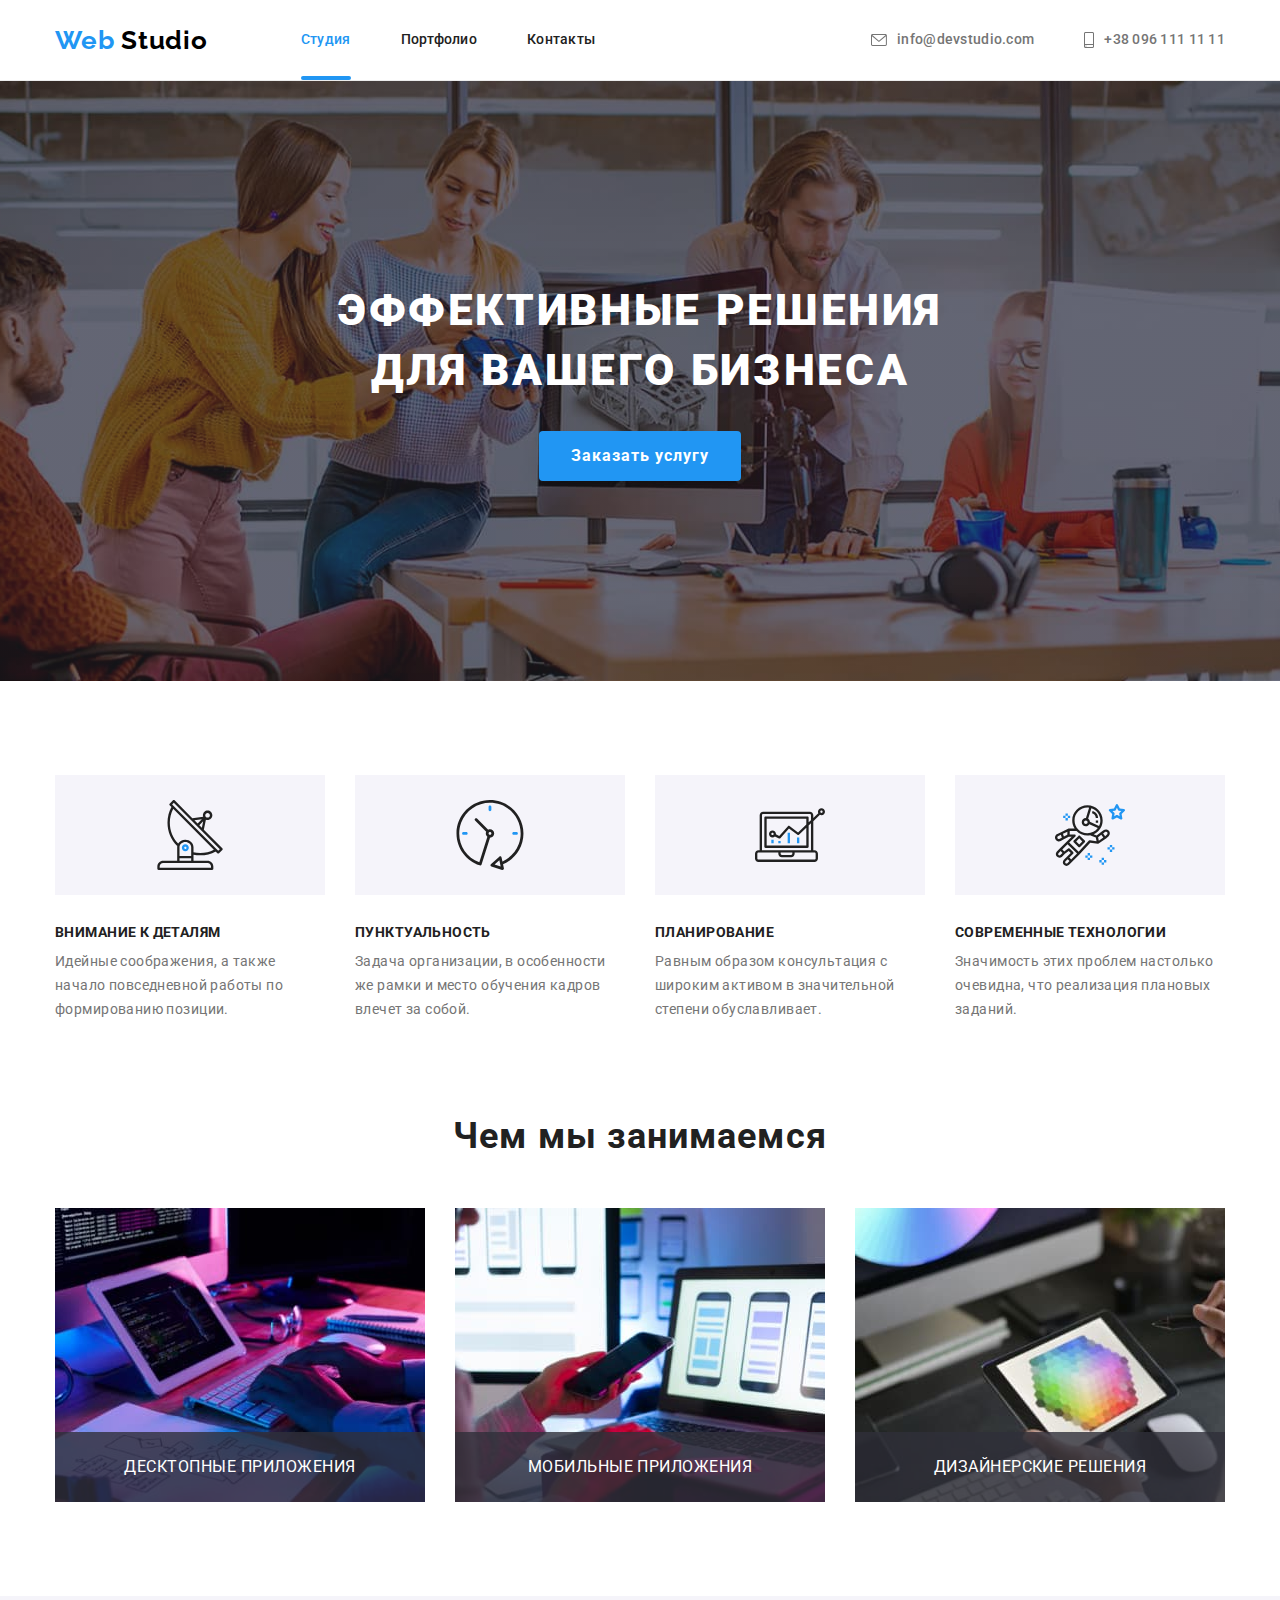
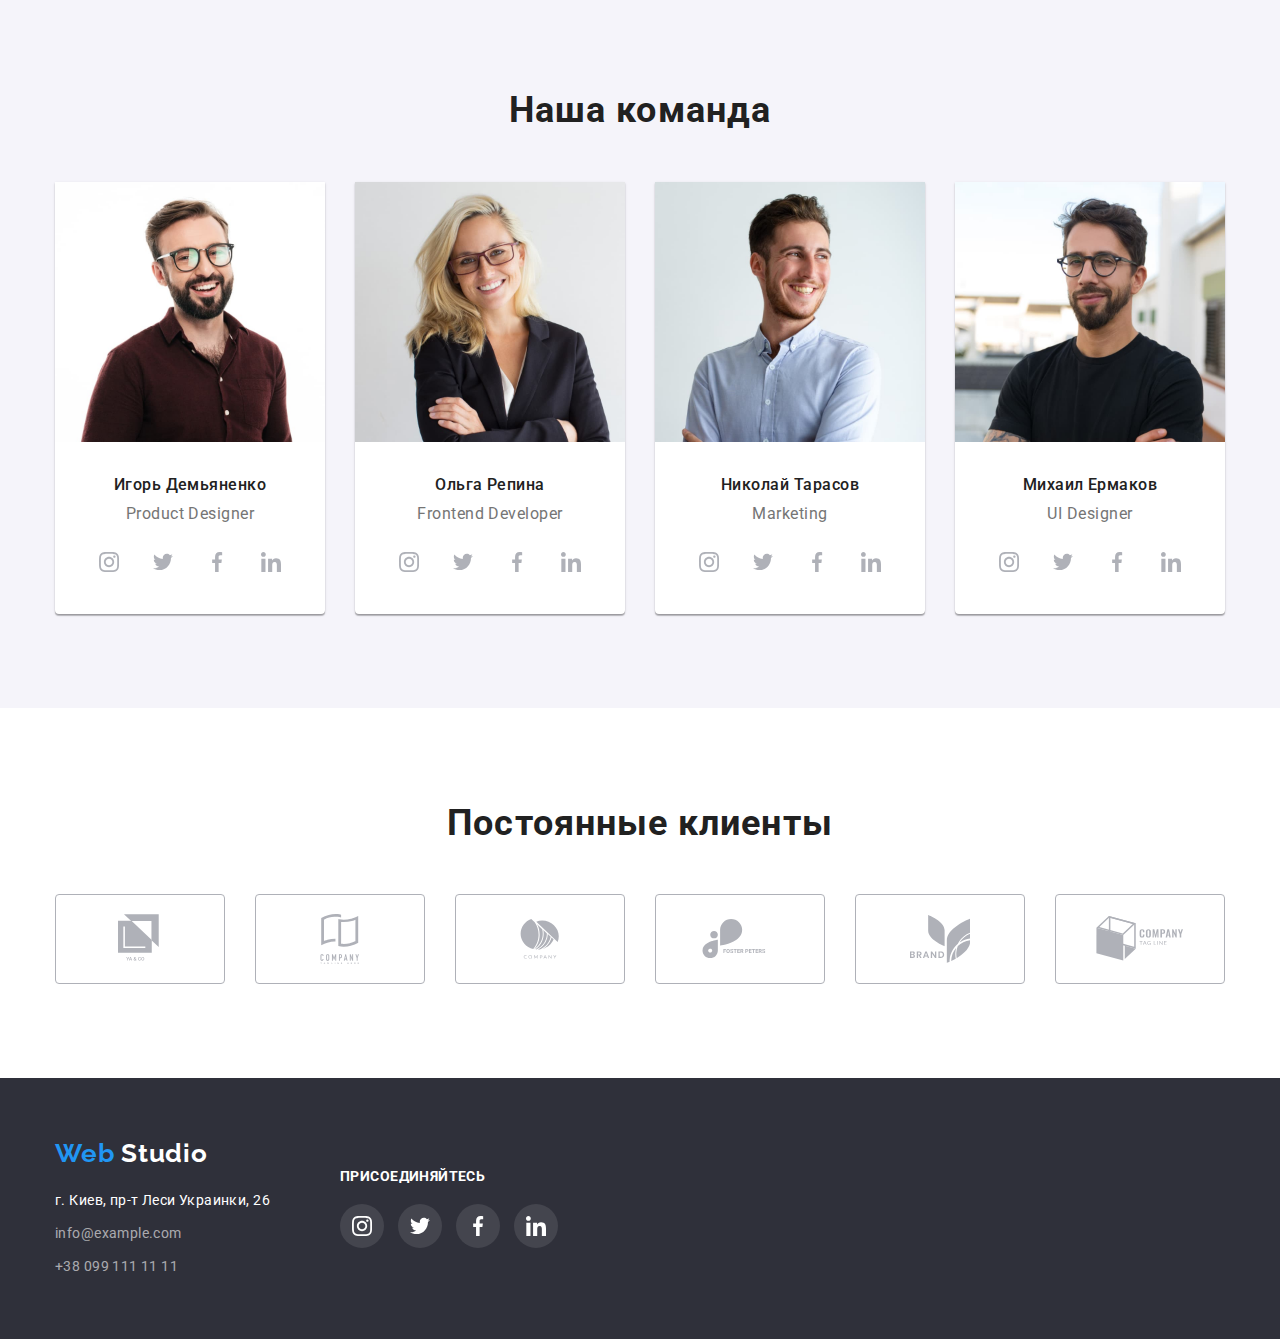
<file: index.html>
<!DOCTYPE html>
<html lang="ru">
  <head>
    <meta charset="UTF-8" />
    <meta name="viewport" content="width=device-width, initial-scale=1.0" />
    <title>Веб-Студия</title>
    <link
      rel="stylesheet"
      href="https://cdnjs.cloudflare.com/ajax/libs/modern-normalize/1.0.0/modern-normalize.min.css"
    />
    <link rel="stylesheet" href="./css/styles.css" />
    <link rel="preconnect" href="https://fonts.gstatic.com" />
    <link
      rel="stylesheet"
      href="https://fonts.googleapis.com/css2?family=Raleway:wght@700&family=Roboto:wght@400;500;700;900&display=swap"
    />
    <link rel="shortcut icon" href="./images/goit.png" type="image/png" />
  </head>

  <body>
    <!-- Шапка -->
    <header class="list">
      <div class="container">
        <!-- Лого-хедер -->
        <a href="./" class="logo-header list">
          <span class="logo-web-header list">Web</span>
          <span class="logo-studio-header list">Studio</span>
        </a>

        <!-- Навигация -->
        <nav class="list">
          <ul class="nav list">
            <li class="nav-item list">
              <a href="./index.html" class="menu-nav nav-mode list">Студия</a>
            </li>
            <li class="nav-item list">
              <a href="./portfolio.html" class="menu-nav list">Портфолио</a>
            </li>
            <li class="nav-item list">
              <a href="#contacts" class="menu-nav list">Контакты</a>
            </li>
          </ul>
        </nav>

        <!-- Контакты-хедер -->
        <ul class="contacts-header list">
          <li class="cont-item list">
            <a href="mailto:info@devstudio.com" class="menu-contacts list">
              <svg class="icon-email list">
                <use href="./images/sprite.svg#email"></use>
              </svg>
              info@devstudio.com</a
            >
          </li>
          <li class="cont-item list">
            <a href="tel:+380961111111" class="menu-contacts list">
              <svg class="icon-tel list">
                <use href="./images/sprite.svg#smartphone"></use>
              </svg>
              +38 096 111 11 11</a
            >
          </li>
        </ul>
      </div>
    </header>

    <!-- Main -->
    <main class="list">
      <!-- Эффективные решения -->
      <section class="section-title list">
        <div class="container">
          <h1 class="title list">
            Эффективные решения <br />для вашего бизнеса
          </h1>
          <button
            type="button"
            class="btn btn-studio button-primary list"
            data-modal-open
          >
            Заказать услугу
          </button>
        </div>
      </section>

      <!-- Преимущества -->
      <section class="section-main list">
        <div class="container">
          <h2 class="visually-hidden list">Преимущества</h2>
          <ul class="main-item list">
            <li class="main-text list">
              <div class="icon-title list">
                <svg class="icon-main list">
                  <use href="./images/sprite.svg#antenna"></use>
                </svg>
              </div>
              <h3 class="main list">Внимание к деталям</h3>
              <p class="text list">
                Идейные соображения, а также <br />начало повседневной работы по
                <br />формированию позиции.
              </p>
            </li>
            <li class="main-text list">
              <div class="icon-title list">
                <svg class="icon-main list">
                  <use href="./images/sprite.svg#clock"></use>
                </svg>
              </div>
              <h3 class="main list">Пунктуальность</h3>
              <p class="text list">
                Задача организации, в особенности <br />же рамки и место
                обучения кадров <br />влечет за собой.
              </p>
            </li>
            <li class="main-text list">
              <div class="icon-title list">
                <svg class="icon-main list">
                  <use href="./images/sprite.svg#diagram"></use>
                </svg>
              </div>
              <h3 class="main list">Планирование</h3>
              <p class="text list">
                Равным образом консультация с <br />широким активом в
                значительной <br />степени обуславливает.
              </p>
            </li>
            <li class="main-text list">
              <div class="icon-title list">
                <svg class="icon-main list">
                  <use href="./images/sprite.svg#astronaut"></use>
                </svg>
              </div>
              <h3 class="main list">Современные технологии</h3>
              <p class="text list">
                Значимость этих проблем настолько <br />очевидна, что реализация
                плановых <br />заданий.
              </p>
            </li>
          </ul>
        </div>
      </section>

      <!-- Чем занимаемся -->
      <section class="section-study list">
        <div class="container">
          <h2 class="study-title list">Чем мы занимаемся</h2>
          <ul class="study-item list">
            <li class="pic list">
              <div class="thumb list">
                <img
                  src="./images/box-1.jpg"
                  alt="Десктопные приложения"
                  width="370"
                />
                <div class="study-mode list">
                  <p class="mode list">Десктопные приложения</p>
                </div>
              </div>
            </li>
            <li class="pic list">
              <div class="thumb list">
                <img
                  src="./images/box-2.jpg"
                  alt="Мобильные прило270pxя"
                  width="370"
                />
                <div class="study-mode list">
                  <p class="mode list">Мобильные приложения</p>
                </div>
              </div>
            </li>
            <li class="pic list">
              <div class="thumb list">
                <img
                  src="./images/box-3.jpg"
                  alt="Дизайнерские решения"
                  width="370"
                />
                <div class="study-mode list">
                  <p class="mode list">Дизайнерские решения</p>
                </div>
              </div>
            </li>
          </ul>
        </div>
      </section>

      <!-- Наша команда -->
      <section class="section-team list">
        <div class="container">
          <h2 class="team-title list">Наша команда</h2>
          <ul class="team-item list">
            <li class="card list">
              <img
                src="./images/photo-1.jpg"
                alt="Фото Игоря Демьяненко"
                width="270"
              />
              <h3 class="name list">Игорь Демьяненко</h3>
              <p lang="en" class="name-text list">Product Designer</p>
              <ul class="list">
                <li class="icon-team list">
                  <a href="#" class="icon-socials list">
                    <svg class="icon-social-item list">
                      <use href="./images/sprite.svg#instagram"></use>
                    </svg>
                  </a>
                  <a href="#" class="icon-socials list">
                    <svg class="icon-social-item list">
                      <use href="./images/sprite.svg#twitter"></use>
                    </svg>
                  </a>
                  <a href="#" class="icon-socials list">
                    <svg class="icon-social-item list">
                      <use href="./images/sprite.svg#facebook"></use>
                    </svg>
                  </a>
                  <a href="#" class="icon-socials list">
                    <svg class="icon-social-item list">
                      <use href="./images/sprite.svg#linkedin"></use>
                    </svg>
                  </a>
                </li>
              </ul>
            </li>
            <li class="card list">
              <img
                src="./images/photo-2.jpg"
                alt="Фото Ольги Репиной"
                width="270"
              />
              <h3 class="name list">Ольга Репина</h3>
              <p lang="en" class="name-text list">Frontend Developer</p>
              <ul class="list">
                <li class="icon-team list">
                  <a href="#" class="icon-socials list">
                    <svg class="icon-social-item list">
                      <use href="./images/sprite.svg#instagram"></use>
                    </svg>
                  </a>
                  <a href="#" class="icon-socials list">
                    <svg class="icon-social-item list">
                      <use href="./images/sprite.svg#twitter"></use>
                    </svg>
                  </a>
                  <a href="#" class="icon-socials list">
                    <svg class="icon-social-item list">
                      <use href="./images/sprite.svg#facebook"></use>
                    </svg>
                  </a>
                  <a href="#" class="icon-socials list">
                    <svg class="icon-social-item list">
                      <use href="./images/sprite.svg#linkedin"></use>
                    </svg>
                  </a>
                </li>
              </ul>
            </li>
            <li class="card list">
              <img
                src="./images/photo-3.jpg"
                alt="Фото Николая Тарасова"
                width="270"
              />
              <h3 class="name list">Николай Тарасов</h3>
              <p lang="en" class="name-text list">Marketing</p>
              <ul class="list">
                <li class="icon-team list">
                  <a href="#" class="icon-socials list">
                    <svg class="icon-social-item list">
                      <use href="./images/sprite.svg#instagram"></use>
                    </svg>
                  </a>
                  <a href="#" class="icon-socials list">
                    <svg class="icon-social-item list">
                      <use href="./images/sprite.svg#twitter"></use>
                    </svg>
                  </a>
                  <a href="#" class="icon-socials list">
                    <svg class="icon-social-item list">
                      <use href="./images/sprite.svg#facebook"></use>
                    </svg>
                  </a>
                  <a href="#" class="icon-socials list">
                    <svg class="icon-social-item list">
                      <use href="./images/sprite.svg#linkedin"></use>
                    </svg>
                  </a>
                </li>
              </ul>
            </li>
            <li class="card list">
              <img
                src="./images/photo-4.jpg"
                alt="Фото Михаила Ермакова"
                width="270"
              />
              <h3 class="name list">Михаил Ермаков</h3>
              <p lang="en" class="name-text list">UI Designer</p>
              <ul class="list">
                <li class="icon-team list">
                  <a href="#" class="icon-socials list">
                    <svg class="icon-social-item list">
                      <use href="./images/sprite.svg#instagram"></use>
                    </svg>
                  </a>
                  <a href="#" class="icon-socials list">
                    <svg class="icon-social-item list">
                      <use href="./images/sprite.svg#twitter"></use>
                    </svg>
                  </a>
                  <a href="#" class="icon-socials list">
                    <svg class="icon-social-item list">
                      <use href="./images/sprite.svg#facebook"></use>
                    </svg>
                  </a>
                  <a href="#" class="icon-socials list">
                    <svg class="icon-social-item list">
                      <use href="./images/sprite.svg#linkedin"></use>
                    </svg>
                  </a>
                </li>
              </ul>
            </li>
          </ul>
        </div>
      </section>

      <!-- Постоянные клиенты -->
      <section class="section-clients list">
        <div class="container">
          <h2 class="clients-title list">Постоянные клиенты</h2>
          <ul class="list">
            <li class="icon-clients list">
              <a href="#" class="icon-company list">
                <svg class="icon-company-item list" width="45" height="50">
                  <use href="./images/sprite.svg#company-1"></use>
                </svg>
              </a>
              <a href="#" class="icon-company list">
                <svg class="icon-company-item list" width="40" height="50">
                  <use href="./images/sprite.svg#company-2"></use>
                </svg>
              </a>
              <a href="#" class="icon-company list">
                <svg class="icon-company-item list" width="40" height="40">
                  <use href="./images/sprite.svg#company-3"></use>
                </svg>
              </a>
              <a href="#" class="icon-company list">
                <svg class="icon-company-item list" width="80" height="40">
                  <use href="./images/sprite.svg#company-4"></use>
                </svg>
              </a>
              <a href="#" class="icon-company list">
                <svg class="icon-company-item list" width="60" height="50">
                  <use href="./images/sprite.svg#company-5"></use>
                </svg>
              </a>
              <a href="#" class="icon-company list">
                <svg class="icon-company-item list" width="90" height="45">
                  <use href="./images/sprite.svg#company-6"></use>
                </svg>
              </a>
            </li>
          </ul>
        </div>
      </section>
    </main>

    <!-- Футер -->
    <footer>
      <div class="container">
        <!-- Лого-футер -->
        <div class="list">
          <a href="./" class="logo-footer list">
            <span class="logo-web-footer list">Web</span>
            <span class="logo-studio-footer list">Studio</span>
          </a>

          <!-- Адрес -->
          <address class="list">
            <p class="address-text list">г. Киев, пр-т Леси Украинки, 26</p>
          </address>

          <!-- Контакты-футер -->
          <ul class="contacts-footer list">
            <li class="menu-cont-item list">
              <a href="mailto:info@example.com" class="menu-cont list"
                >info@example.com</a
              >
            </li>
            <li class="menu-cont-item list">
              <a href="tel:+380991111111" class="menu-cont list"
                >+38 099 111 11 11</a
              >
            </li>
          </ul>
        </div>

        <!-- Присоединяйтесь -->
        <div class="join list" id="contacts">
          <p class="social-join list">присоединяйтесь</p>
          <ul class="list">
            <li>
              <a href="#" class="icon-join list">
                <svg class="icon-social-footer list">
                  <use href="./images/sprite.svg#instagram"></use>
                </svg>
              </a>
              <a href="#" class="icon-join list">
                <svg class="icon-social-footer list">
                  <use href="./images/sprite.svg#twitter"></use>
                </svg>
              </a>
              <a href="#" class="icon-join list">
                <svg class="icon-social-footer list">
                  <use href="./images/sprite.svg#facebook"></use>
                </svg>
              </a>
              <a href="#" class="icon-join list">
                <svg class="icon-social-footer list">
                  <use href="./images/sprite.svg#linkedin"></use>
                </svg>
              </a>
            </li>
          </ul>
        </div>
      </div>
    </footer>

    <!-- Модальное окно -->

    <div class="backdrop is-hidden list" data-modal>
      <div class="modal list">
        <button class="modal-button list" data-modal-close>
          <svg class="icon-close">
            <use href="./images/sprite.svg#close"></use>
          </svg>
        </button>
      </div>
    </div>

    <script src="./js/modal.js"></script>
  </body>
</html>
</file>
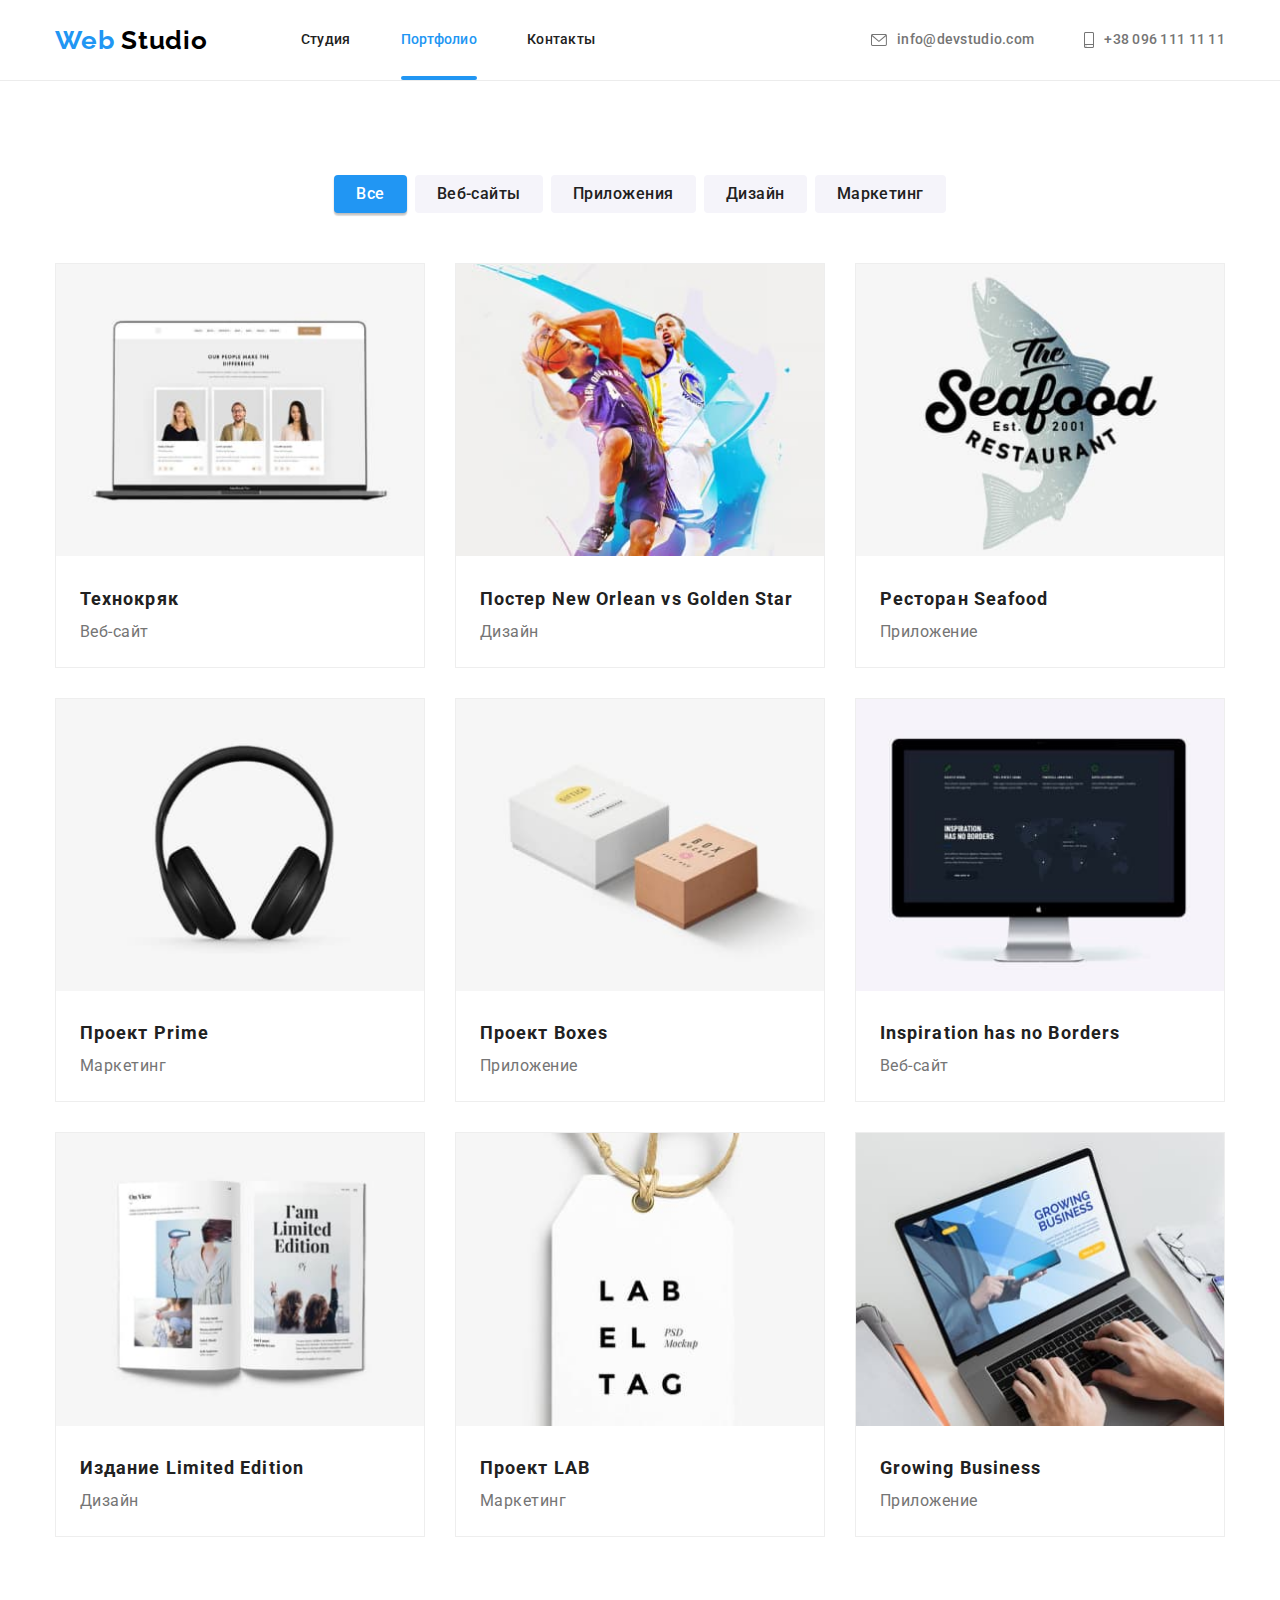
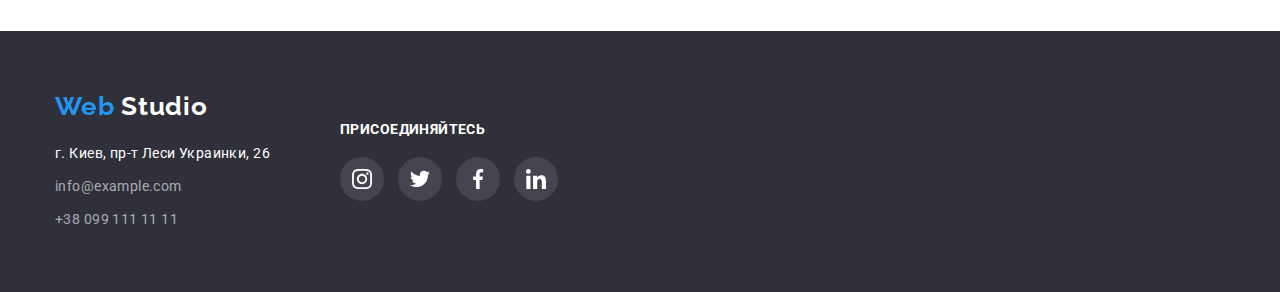
<file: portfolio.html>
<!DOCTYPE html>
<html lang="ru">
  <head>
    <meta charset="UTF-8" />
    <meta name="viewport" content="width=device-width, initial-scale=1.0" />
    <title>Портфолио</title>
    <link
      rel="stylesheet"
      href="https://cdnjs.cloudflare.com/ajax/libs/modern-normalize/1.0.0/modern-normalize.min.css"
    />
    <link rel="stylesheet" href="./css/styles.css" />
    <link rel="preconnect" href="https://fonts.gstatic.com" />
    <link
      rel="stylesheet"
      href="https://fonts.googleapis.com/css2?family=Raleway:wght@700&family=Roboto:wght@400;500;700;900&display=swap"
    />
    <link rel="shortcut icon" href="./images/goit.png" type="image/png" />
  </head>

  <body>
    <!-- Шапка -->
    <header class="list">
      <div class="container">
        <!-- Лого-хедер -->
        <a href="./" class="logo-header list">
          <span class="logo-web-header list">Web</span>
          <span class="logo-studio-header list">Studio</span>
        </a>

        <!-- Навигация -->
        <nav class="list">
          <ul class="nav list">
            <li class="nav-item list">
              <a href="./index.html" class="menu-nav list">Студия</a>
            </li>
            <li class="nav-item list">
              <a href="./portfolio.html" class="menu-nav nav-mode list"
                >Портфолио</a
              >
            </li>
            <li class="nav-item list">
              <a href="#contacts" class="menu-nav list">Контакты</a>
            </li>
          </ul>
        </nav>

        <!-- Контакты-хедер -->
        <ul class="contacts-header list">
          <li class="cont-item list">
            <a href="mailto:info@devstudio.com" class="menu-contacts list">
              <svg class="icon-email list">
                <use href="./images/sprite.svg#email"></use>
              </svg>
              info@devstudio.com</a
            >
          </li>
          <li class="cont-item list">
            <a href="tel:+380961111111" class="menu-contacts list">
              <svg class="icon-tel list">
                <use href="./images/sprite.svg#smartphone"></use>
              </svg>
              +38 096 111 11 11</a
            >
          </li>
        </ul>
      </div>
    </header>

    <!-- Main -->
    <main class="list">
      <!-- Портфолио -->
      <section class="section-work list">
        <div class="container">
          <!-- Кнопки -->
          <h1 class="visually-hidden list">Портфолио</h1>
          <ul class="btn-title list">
            <li class="btn-item list">
              <button type="button" class="btn-portfolio btn-nav list">
                Все
              </button>
            </li>
            <li class="btn-item list">
              <button type="button" class="btn-portfolio list">
                Веб-сайты
              </button>
            </li>
            <li class="btn-item list">
              <button type="button" class="btn-portfolio list">
                Приложения
              </button>
            </li>
            <li class="btn-item list">
              <button type="button" class="btn-portfolio list">Дизайн</button>
            </li>
            <li class="btn-item list">
              <button type="button" class="btn-portfolio list">
                Маркетинг
              </button>
            </li>
          </ul>

          <!-- Работы -->
          <h2 class="visually-hidden list">Наши работы</h2>
          <ul class="work-title list">
            <li class="work list">
              <a href="#" class="work-item list">
                <div class="work-img list">
                  <img
                    src="./images/img-1.jpg"
                    alt="Сайт Технокряк"
                    width="100%"
                  />
                  <div class="work-overlay list">
                    <div class="work-mode list">
                      <p class="list">
                        Технокряк это современная <br />
                        площадка распространения <br />
                        коронавируса. Компании <br />
                        используют эту платформу для <br />
                        цифрового шпионажа и атак на <br />
                        защищённые сервера конкурентов.
                      </p>
                    </div>
                  </div>
                </div>
                <div class="name-text-work list">
                  <h3 class="work-name list">Технокряк</h3>
                  <p class="work-text list">Веб-сайт</p>
                </div>
              </a>
            </li>
            <li class="work list">
              <a href="#" class="work-item list">
                <div class="work-img list">
                  <img
                    src="./images/img-2.jpg"
                    alt="Сайт Технокряк"
                    width="100%"
                  />
                  <div class="work-overlay list">
                    <div class="work-mode list">
                      <p class="list">
                        Технокряк это современная <br />
                        площадка распространения <br />
                        коронавируса. Компании <br />
                        используют эту платформу для <br />
                        цифрового шпионажа и атак на <br />
                        защищённые сервера конкурентов.
                      </p>
                    </div>
                  </div>
                </div>
                <div class="name-text-work list">
                  <h3 class="work-name list">
                    Постер New Orlean vs Golden Star
                  </h3>
                  <p class="work-text list">Дизайн</p>
                </div>
              </a>
            </li>
            <li class="work list">
              <a href="#" class="work-item list">
                <div class="work-img list">
                  <img
                    src="./images/img-3.jpg"
                    alt="Сайт Технокряк"
                    width="100%"
                  />
                  <div class="work-overlay list">
                    <div class="work-mode list">
                      <p class="list">
                        Технокряк это современная <br />
                        площадка распространения <br />
                        коронавируса. Компании <br />
                        используют эту платформу для <br />
                        цифрового шпионажа и атак на <br />
                        защищённые сервера конкурентов.
                      </p>
                    </div>
                  </div>
                </div>
                <div class="name-text-work list">
                  <h3 class="work-name list">Ресторан Seafood</h3>
                  <p class="work-text list">Приложение</p>
                </div>
              </a>
            </li>
            <li class="work list">
              <a href="#" class="work-item list">
                <div class="work-img list">
                  <img
                    src="./images/img-4.jpg"
                    alt="Сайт Технокряк"
                    width="100%"
                  />
                  <div class="work-overlay list">
                    <div class="work-mode list">
                      <p class="list">
                        Технокряк это современная <br />
                        площадка распространения <br />
                        коронавируса. Компании <br />
                        используют эту платформу для <br />
                        цифрового шпионажа и атак на <br />
                        защищённые сервера конкурентов.
                      </p>
                    </div>
                  </div>
                </div>
                <div class="name-text-work list">
                  <h3 class="work-name list">Проект Prime</h3>
                  <p class="work-text list">Маркетинг</p>
                </div>
              </a>
            </li>
            <li class="work list">
              <a href="#" class="work-item list">
                <div class="work-img list">
                  <img
                    src="./images/img-5.jpg"
                    alt="Сайт Технокряк"
                    width="100%"
                  />
                  <div class="work-overlay list">
                    <div class="work-mode list">
                      <p class="list">
                        Технокряк это современная <br />
                        площадка распространения <br />
                        коронавируса. Компании <br />
                        используют эту платформу для <br />
                        цифрового шпионажа и атак на <br />
                        защищённые сервера конкурентов.
                      </p>
                    </div>
                  </div>
                </div>
                <div class="name-text-work list">
                  <h3 class="work-name list">Проект Boxes</h3>
                  <p class="work-text list">Приложение</p>
                </div>
              </a>
            </li>
            <li class="work list">
              <a href="#" class="work-item list">
                <div class="work-img list">
                  <img
                    src="./images/img-6.jpg"
                    alt="Сайт Технокряк"
                    width="100%"
                  />
                  <div class="work-overlay list">
                    <div class="work-mode list">
                      <p class="list">
                        Технокряк это современная <br />
                        площадка распространения <br />
                        коронавируса. Компании <br />
                        используют эту платформу для <br />
                        цифрового шпионажа и атак на <br />
                        защищённые сервера конкурентов.
                      </p>
                    </div>
                  </div>
                </div>
                <div class="name-text-work list">
                  <h3 class="work-name list">Inspiration has no Borders</h3>
                  <p class="work-text list">Веб-сайт</p>
                </div>
              </a>
            </li>
            <li class="work list">
              <a href="#" class="work-item list">
                <div class="work-img list">
                  <img
                    src="./images/img-7.jpg"
                    alt="Сайт Технокряк"
                    width="100%"
                  />
                  <div class="work-overlay list">
                    <div class="work-mode list">
                      <p class="list">
                        Технокряк это современная <br />
                        площадка распространения <br />
                        коронавируса. Компании <br />
                        используют эту платформу для <br />
                        цифрового шпионажа и атак на <br />
                        защищённые сервера конкурентов.
                      </p>
                    </div>
                  </div>
                </div>
                <div class="name-text-work list">
                  <h3 class="work-name list">Издание Limited Edition</h3>
                  <p class="work-text list">Дизайн</p>
                </div>
              </a>
            </li>
            <li class="work list">
              <a href="#" class="work-item list">
                <div class="work-img list">
                  <img
                    src="./images/img-8.jpg"
                    alt="Сайт Технокряк"
                    width="100%"
                  />
                  <div class="work-overlay list">
                    <div class="work-mode list">
                      <p class="list">
                        Технокряк это современная <br />
                        площадка распространения <br />
                        коронавируса. Компании <br />
                        используют эту платформу для <br />
                        цифрового шпионажа и атак на <br />
                        защищённые сервера конкурентов.
                      </p>
                    </div>
                  </div>
                </div>
                <div class="name-text-work list">
                  <h3 class="work-name list">Проект LAB</h3>
                  <p class="work-text list">Маркетинг</p>
                </div>
              </a>
            </li>
            <li class="work list">
              <a href="#" class="work-item list">
                <div class="work-img list">
                  <img
                    src="./images/img-9.jpg"
                    alt="Сайт Технокряк"
                    width="100%"
                  />
                  <div class="work-overlay list">
                    <div class="work-mode list">
                      <p class="list">
                        Технокряк это современная <br />
                        площадка распространения <br />
                        коронавируса. Компании <br />
                        используют эту платформу для <br />
                        цифрового шпионажа и атак на <br />
                        защищённые сервера конкурентов.
                      </p>
                    </div>
                  </div>
                </div>
                <div class="name-text-work list">
                  <h3 class="work-name list">Growing Business</h3>
                  <p class="work-text list">Приложение</p>
                </div>
              </a>
            </li>
          </ul>
        </div>
      </section>
    </main>

    <!--Футер-->
    <footer>
      <div class="container">
        <!-- Лого-футер -->
        <div class="list">
          <a href="./" class="logo-footer list">
            <span class="logo-web-footer list">Web</span>
            <span class="logo-studio-footer list">Studio</span>
          </a>

          <!-- Адрес -->
          <address class="list">
            <p class="address-text list">г. Киев, пр-т Леси Украинки, 26</p>
          </address>

          <!-- Контакты-футер -->
          <ul class="contacts-footer list">
            <li class="menu-cont-item list">
              <a href="mailto:info@example.com" class="menu-cont list"
                >info@example.com</a
              >
            </li>
            <li class="menu-cont-item list">
              <a href="tel:+380991111111" class="menu-cont list"
                >+38 099 111 11 11</a
              >
            </li>
          </ul>
        </div>

        <!-- Присоединяйтесь -->
        <div class="join list" id="contacts">
          <p class="social-join list">присоединяйтесь</p>
          <ul class="list">
            <li>
              <a href="#" class="icon-join list">
                <svg class="icon-social-footer list">
                  <use href="./images/sprite.svg#instagram"></use>
                </svg>
              </a>
              <a href="#" class="icon-join list">
                <svg class="icon-social-footer list">
                  <use href="./images/sprite.svg#twitter"></use>
                </svg>
              </a>
              <a href="#" class="icon-join list">
                <svg class="icon-social-footer list">
                  <use href="./images/sprite.svg#facebook"></use>
                </svg>
              </a>
              <a href="#" class="icon-join list">
                <svg class="icon-social-footer list">
                  <use href="./images/sprite.svg#linkedin"></use>
                </svg>
              </a>
            </li>
          </ul>
        </div>
      </div>
    </footer>
  </body>
</html>
</file>
<file: css/styles.css>
:root {
  --main-color: #ffffff;
  --sec-background-color: #2f303a;
  --add-color: #2196f3;
  --help-color: #000000;
  --nav-color: #212121;
  --text-color: #757575;
  --team-background-color: #f5f4fa;
  --social-color: #afb1b8;
  --contacts-color: rgba(255, 255, 255, 0.6);
  --timing-function: cubic-bezier(0.4, 0, 0.2, 1);
}

/* Студия */

body {
  font-family: Roboto;

  background: var(--main-color);
}

.list {
  margin: 0px;
  padding: 0px;

  text-decoration: none;
  list-style: none;
}

.container {
  width: 1200px;
  padding: 0 15px;
  margin: 0 auto;
}

.visually-hidden {
  position: absolute;
  clip: rect(0 0 0 0);
  width: 1px;
  height: 1px;
  margin: -1px;
}
/* Шапка */

header {
  border-bottom: 1px solid #ececec;

  background-color: var(--main-color);
}

header > .container {
  display: flex;

  align-items: center;
}

/* Лого-хедер */

.logo-header {
  margin-right: 93px;

  font-family: Raleway;
  font-weight: bold;
  font-size: 26px;
  line-height: 1.19;
  letter-spacing: 0.03em;
}

.logo-web-header {
  color: var(--add-color);
}

.logo-studio-header {
  color: var(--help-color);
}

/* Навигация */

.nav {
  display: flex;
}

.nav > .nav-item:not(:last-child) {
  margin-right: 50px;
}

.menu-nav {
  position: relative;

  display: block;
  padding: 32px 0;

  font-weight: 500;
  font-size: 14px;
  line-height: 1.14;
  letter-spacing: 0.02em;

  color: var(--nav-color);

  transition: color 250ms var(--timing-function);
}

.nav-mode,
.menu-nav:hover,
.menu-nav:focus {
  color: var(--add-color);
}

.menu-nav::after {
  content: "";

  position: absolute;
  left: 0;
  bottom: 0;

  display: block;
  width: 100%;
  height: 4px;
  border-radius: 2px;

  background-color: var(--add-color);

  opacity: 0;

  transition: opacity 250ms var(--timing-function);
}

.nav-mode.menu-nav::after,
.menu-nav:hover::after,
.menu-nav:focus::after {
  opacity: 1;
}

/* Контакты-хедер */

.contacts-header {
  display: flex;
  margin-left: auto;
}

.contacts-header > .cont-item:not(:last-child) {
  margin-right: 50px;
}

.menu-contacts {
  display: flex;

  align-items: center;

  font-weight: 500;
  font-size: 14px;
  line-height: 1.14;
  letter-spacing: 0.02em;

  color: var(--text-color);

  transition: color 250ms var(--timing-function);
}

.menu-contacts:hover,
.menu-contacts:focus {
  color: var(--add-color);
}

.icon-email {
  width: 16px;
  height: 12px;
  margin-right: 10px;

  fill: currentColor;
}

.icon-tel {
  width: 10px;
  height: 16px;
  margin-right: 10px;

  fill: currentColor;
}

/* Main */

/* Эффективные решения */

.section-title {
  padding: 200px 0;

  text-align: center;

  background-image: radial-gradient(
      ellipse at center,
      rgba(47, 48, 58, 0.4),
      rgba(47, 48, 58, 0.4)
    ),
    url(../images/main.jpg);
  background-position: center;
  background-repeat: no-repeat;
}

.title {
  margin-bottom: 30px;

  font-weight: 900;
  font-size: 44px;
  line-height: 1.36;
  letter-spacing: 0.06em;
  text-transform: uppercase;

  color: var(--main-color);
}

.btn {
  border: transparent;
  outline: transparent;

  cursor: pointer;

  box-shadow: 0px 4px 4px rgba(0, 0, 0, 0.15);
  border-radius: 4px;

  background: var(--add-color);
}

.btn-studio {
  padding: 10px 32px;

  font-weight: bold;
  font-size: 16px;
  line-height: 1.87;
  letter-spacing: 0.06em;

  color: var(--main-color);
}

/* Преимущества */

.section-main {
  padding: 94px 0;
}

.main-item {
  display: flex;
  flex-wrap: wrap;
  margin-right: -30px;
}

.main-text {
  margin-right: 30px;
  flex-basis: calc(100% / 4 - 30px);
}

.icon-title {
  display: flex;
  margin-bottom: 30px;
  width: 270px;
  height: 120px;

  justify-content: center;
  align-items: center;

  background-color: var(--team-background-color);
}

.icon-main {
  width: 70px;
  height: 70px;
}

.main {
  margin-bottom: 10px;

  font-weight: bold;
  font-size: 14px;
  line-height: 1.14;
  letter-spacing: 0.03em;
  text-transform: uppercase;

  color: var(--nav-color);
}

.text {
  font-size: 14px;
  line-height: 1.71;
  letter-spacing: 0.03em;

  color: var(--text-color);
}

/* Чем занимаемся */

.section-study {
  padding-bottom: 94px;
}

.study-title {
  margin-bottom: 50px;

  font-weight: bold;
  font-size: 36px;
  line-height: 1.16;
  text-align: center;
  letter-spacing: 0.03em;

  color: var(--nav-color);
}

.study-item {
  display: flex;
  flex-wrap: wrap;
  margin-right: -30px;
}

.pic {
  margin-right: 30px;
  flex-basis: calc(100% / 3 - 30px);
}

.thumb {
  position: relative;

  display: flex;
}

.study-mode {
  position: absolute;

  bottom: 0px;

  background: rgba(47, 48, 58, 0.8);
}

.mode {
  padding: 27px 0;
  margin: 0px;
  width: 370px;

  text-align: center;
  line-height: 16px;
  letter-spacing: 0.03em;
  text-transform: uppercase;

  color: var(--main-color);
}

/* Наша команда */

.section-team {
  padding: 94px 0;

  background: var(--team-background-color);
}

.team-title {
  margin-bottom: 50px;

  font-weight: bold;
  font-size: 36px;
  line-height: 1.16;
  text-align: center;
  letter-spacing: 0.03em;

  color: var(--nav-color);
}

.team-item {
  display: flex;
  flex-wrap: wrap;
  margin-right: -30px;
}

.card {
  margin-right: 30px;
  flex-basis: calc(100% / 4 - 30px);

  box-shadow: 0px 1px 3px rgba(0, 0, 0, 0.12), 0px 1px 1px rgba(0, 0, 0, 0.14),
    0px 2px 1px rgba(0, 0, 0, 0.2);
  border-radius: 0px 0px 4px 4px;

  background: var(--main-color);
}

.name {
  padding-top: 30px;
  padding-bottom: 10px;

  font-weight: 500;
  font-size: 16px;
  line-height: 1.18;
  text-align: center;
  letter-spacing: 0.03em;

  color: var(--nav-color);
}

.name-text {
  padding-bottom: 16px;

  font-size: 16px;
  line-height: 1.18;
  text-align: center;
  letter-spacing: 0.03em;

  color: var(--text-color);
}

.icon-team {
  display: inline-flex;
  padding: 0 32px 30px;
}

.icon-socials {
  display: inline-flex;
  width: 44px;
  height: 44px;

  justify-content: center;
  align-items: center;

  border-radius: 50%;

  color: var(--social-color);

  transition: color 250ms var(--timing-function);
  transition: background-color 250ms var(--timing-function);
}

.icon-socials:not(:last-child) {
  margin-right: 10px;
}

.icon-socials:hover,
.icon-socials:focus {
  background-color: var(--add-color);
  color: var(--main-color);
}

.icon-social-item {
  width: 20px;
  height: 20px;

  fill: currentColor;
}

/* Постоянные клиенты */

.section-clients {
  padding: 94px 0;
}

.clients-title {
  margin-bottom: 50px;

  font-weight: bold;
  font-size: 36px;
  line-height: 42px;
  text-align: center;
  letter-spacing: 0.03em;

  color: var(--nav-color);
}

.icon-clients {
  display: flex;

  justify-content: center;
  align-items: center;
}

.icon-company {
  display: flex;
  width: 170px;
  height: 90px;

  justify-content: center;
  align-items: center;

  border: 1px solid var(--social-color);
  border-radius: 4px;
  box-sizing: border-box;

  color: var(--social-color);

  transition: color 250ms var(--timing-function);
  transition: border-color 250ms var(--timing-function);
}

.icon-company:not(:last-child) {
  margin-right: 30px;
}

.icon-company:hover,
.icon-company:focus {
  border-color: var(--add-color);
  color: var(--add-color);
}

.icon-company-item {
  fill: currentColor;
}

/* Футер */

footer {
  padding: 60px 0;

  background: var(--sec-background-color);
}

footer > .container {
  display: flex;
}

/* Лого-футер */

.logo-footer {
  display: inline-block;
  margin-bottom: 20px;

  font-family: Raleway;
  font-weight: bold;
  font-size: 26px;
  line-height: 1.19;
  letter-spacing: 0.03em;
}

.logo-web-footer {
  color: var(--add-color);
}

.logo-studio-footer {
  color: var(--main-color);
}

/* Адрес */

.address-text {
  margin-bottom: 9px;

  font-style: normal;
  font-weight: normal;
  font-size: 14px;
  line-height: 1.71;
  letter-spacing: 0.03em;

  color: var(--main-color);
}

/* Контакты-футер */

.contacts-footer > .menu-cont-item:not(:last-child) {
  margin-bottom: 9px;
}

.menu-cont {
  font-size: 14px;
  line-height: 1.71;
  letter-spacing: 0.03em;

  color: var(--contacts-color);

  transition: color 250ms var(--timing-function);
}

.menu-cont:hover,
.menu-cont:focus {
  color: var(--add-color);
}

/* Присоединяйтесь */

.join {
  display: inline-block;
  align-self: center;
  margin-left: 70px;
}

.social-join {
  margin-bottom: 20px;

  font-weight: bold;
  font-size: 14px;
  line-height: 16px;
  letter-spacing: 0.03em;
  text-transform: uppercase;

  color: var(--main-color);
}

.icon-join {
  display: inline-flex;
  width: 44px;
  height: 44px;

  justify-content: center;
  align-items: center;

  border-radius: 50%;
  background-color: rgba(255, 255, 255, 0.1);

  color: var(--main-color);

  transition: background-color 250ms var(--timing-function);
}

.icon-join:not(:last-child) {
  margin-right: 10px;
}

.icon-join:hover,
.icon-join:focus {
  background-color: var(--add-color);
}

.icon-social-footer {
  width: 20px;
  height: 20px;

  fill: currentColor;
}

/*Портфолио*/

/* Кнопки */

.section-work {
  padding: 94px 0;
}

.btn-title {
  display: flex;
  margin-bottom: 50px;

  justify-content: center;
}

.btn-title > .btn-item:not(:last-child) {
  margin-right: 8px;
}

.btn-portfolio {
  padding: 6px 22px;

  font-weight: 500;
  font-size: 16px;
  line-height: 1.62;
  text-align: center;
  letter-spacing: 0.03em;

  border: transparent;
  outline: transparent;

  cursor: pointer;

  border-radius: 4px;

  background: var(--team-background-color);

  color: var(--nav-color);

  transition: box-shadow 250ms var(--timing-function);
  transition: background-color 250ms var(--timing-function);
  transition: color 250ms var(--timing-function);
}

.btn-portfolio:hover,
.btn-portfolio:focus,
.btn-nav {
  background-color: var(--add-color);
  box-shadow: 0px 3px 1px rgba(0, 0, 0, 0.1), 0px 1px 2px rgba(0, 0, 0, 0.08),
    0px 2px 2px rgba(0, 0, 0, 0.12);
  color: var(--main-color);
}

/* Работы */

.work-title {
  display: flex;
  flex-wrap: wrap;
  margin-right: -30px;
  margin-bottom: -30px;
}

.work {
  margin-right: 30px;
  margin-bottom: 30px;
  flex-basis: calc(100% / 3 - 30px);

  border: 1px solid #eeeeee;
  box-sizing: border-box;
  background: var(--main-color);
}

.work-item {
  display: block;

  transition: box-shadow 250ms var(--timing-function);
}

.work-item:hover,
.work-item:focus {
  box-shadow: 0px 1px 1px rgba(0, 0, 0, 0.12), 0px 4px 4px rgba(0, 0, 0, 0.06),
    1px 4px 6px rgba(0, 0, 0, 0.16);
}

.work-img {
  position: relative;

  overflow: hidden;
}

.work-overlay {
  position: absolute;
  top: 100%;
  left: 0;

  width: 100%;
  height: 100%;

  opacity: 0.9;

  background-color: var(--add-color);

  transform: translateY(0);

  transition: transform 250ms var(--timing-function);
}

.work-item:hover .work-overlay,
.work-item:focus .work-overlay {
  transform: translateY(-100%);
}

.work-mode {
  position: absolute;

  padding: 63px 24px;

  font-size: 18px;
  line-height: 1.56;

  letter-spacing: 0.03em;

  color: var(--main-color);
}

.name-text-work {
  padding: 20px 24px;
}

.work-name {
  font-weight: bold;
  font-size: 18px;
  line-height: 2;
  letter-spacing: 0.06em;

  color: var(--nav-color);
}

.work-text {
  font-size: 16px;
  line-height: 1.87;
  letter-spacing: 0.03em;

  color: var(--text-color);
}

/* Модальное окно */

.backdrop {
  position: fixed;
  top: 0;
  left: 0;

  width: 100%;
  height: 100%;

  background-color: rgba(0, 0, 0, 0.5);

  opacity: 1;

  transition: opacity 250ms cubic-bezier(0.4, 0, 0.2, 1);
}

.backdrop.is-hidden {
  opacity: 0;

  pointer-events: none;
}

.backdrop.is-hidden .modal {
  transform: translate(-50%, -50%) scale(0.9);
}

.modal {
  position: absolute;
  top: 50%;
  left: 50%;

  width: 528px;
  height: 581px;

  box-shadow: 0px 1px 3px rgba(0, 0, 0, 0.12), 0px 1px 1px rgba(0, 0, 0, 0.14),
    0px 2px 1px rgba(0, 0, 0, 0.2);
  border-radius: 4px;

  background-color: var(--main-color);

  transform: translate(-50%, -50%) scale(1);
  transition: transform 250ms cubic-bezier(0.4, 0, 0.2, 1);
}

.modal-button {
  position: absolute;
  right: 0;

  margin-top: 8px;
  margin-right: 8px;
  padding: 6px;
  width: 30px;
  height: 30px;

  box-sizing: border-box;
  outline: transparent;

  cursor: pointer;

  border: 1px solid rgba(0, 0, 0, 0.1);
  border-radius: 50%;

  background-color: var(--main-color);
}

.modal-button:hover,
.modal-button:focus {
  color: var(--add-color);
}

.icon-close {
  width: 11px;
  height: 11px;

  fill: currentColor;
}
</file>
